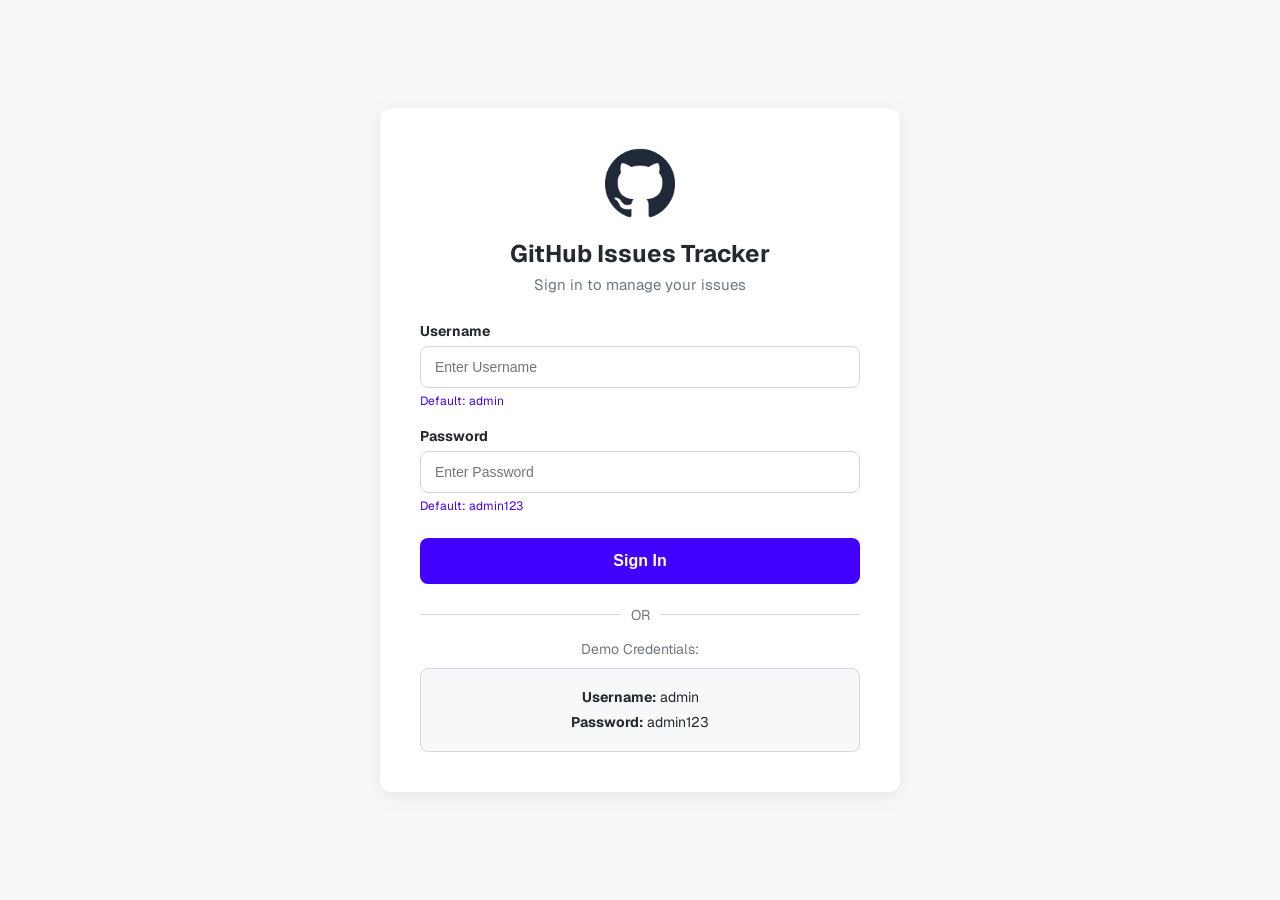
<file: index.html>
<!DOCTYPE html>
<html lang="en">

<head>
    <meta charset="UTF-8">
    <meta name="viewport" content="width=device-width, initial-scale=1.0">
    <title>GitHub Issues Tracker - Login</title>
    <link rel="preconnect" href="https://fonts.googleapis.com">
    <link rel="preconnect" href="https://fonts.gstatic.com" crossorigin>
    <link
        href="https://fonts.googleapis.com/css2?family=Geist:wght@100..900&family=Inter:ital,opsz,wght@0,14..32,100..900;1,14..32,100..900&display=swap"
        rel="stylesheet">
    <link rel="stylesheet" href="login.css">
</head>

<body>
    <div class="page-wrapper">
        <div class="login-card">

            <div class="logo-wrap">
                <img class="github-logo" src="./assets/github-logo.png" alt="GitHub Issues Tracker Logo">
            </div>

            <h1 class="login-title">GitHub Issues Tracker</h1>
            <p class="login-subtitle">Sign in to manage your issues</p>

            <div class="error-msg hidden" id="error-msg">Invalid username or password</div>

            <div class="form-group">
                <label class="form-label">Username</label>
                <input type="text" class="form-input" id="username-input" placeholder="Enter Username">
                <p class="input-hint">Default: admin</p>
            </div>

            <div class="form-group">
                <label class="form-label">Password</label>
                <input type="password" class="form-input" id="password-input" placeholder="Enter Password">
                <p class="input-hint">Default: admin123</p>
            </div>

            <button class="signin-btn" onclick="handleLogin()">Sign In</button>

            <div class="divider">
                <span>OR</span>
            </div>

            <p class="demo-label">Demo Credentials:</p>
            <div class="demo-box">
                <p><strong>Username:</strong> admin</p>
                <p><strong>Password:</strong> admin123</p>
            </div>

        </div>
    </div>
    
    <script src="login.js"></script>

</body>

</html>
</file>
<file: login.css>
* {
    margin: 0;
    padding: 0;
    box-sizing: border-box;
}

body {
    font-family: "Geist", sans-serif;
    background-color: #f6f8fa;
    min-height: 100vh;
    display: flex;
    align-items: center;
    justify-content: center;
}

.page-wrapper {
    width: 100%;
    padding: 20px;
    display: flex;
    justify-content: center;
    align-items: center;
    min-height: 100vh;
}

.login-card {
    background-color: white;
    border-radius: 12px;
    padding: 40px;
    width: 100%;
    max-width: 520px;
    box-shadow: 0 4px 20px rgba(0, 0, 0, 0.08);
}

.logo-wrap {
    display: flex;
    justify-content: center;
    margin-bottom: 20px;
}

.github-logo {
    width: 70px;
    height: 70px;
}

.login-title {
    text-align: center;
    font-size: 24px;
    font-weight: bold;
    color: #24292f;
    margin-bottom: 6px;
}

.login-subtitle {
    text-align: center;
    font-size: 15px;
    color: #6e7781;
    margin-bottom: 28px;
}

.error-msg {
    background-color: #ffeef0;
    border: 1px solid #ffc9cc;
    color: #cf222e;
    padding: 10px 14px;
    border-radius: 6px;
    font-size: 14px;
    margin-bottom: 16px;
}

.hidden {
    display: none;
}

.form-group {
    margin-bottom: 18px;
}

.form-label {
    display: block;
    font-size: 14px;
    font-weight: bold;
    color: #24292f;
    margin-bottom: 6px;
}

.form-input {
    width: 100%;
    padding: 12px 14px;
    border: 1px solid #d0d7de;
    border-radius: 8px;
    font-size: 14px;
    color: #24292f;
    outline: none;
}

.form-input:focus {
    border-color: #4200ff;
    box-shadow: 0 0 0 3px rgba(66, 0, 255, 0.1);
}

.input-hint {
    font-size: 12px;
    color: #4200ff;
    margin-top: 5px;
}

.signin-btn {
    width: 100%;
    padding: 14px;
    background-color: #4200ff;
    color: white;
    border: none;
    border-radius: 8px;
    font-size: 16px;
    font-weight: bold;
    cursor: pointer;
    margin-top: 6px;
}

.signin-btn:hover {
    background-color: #3500cc;
}

.divider {
    display: flex;
    align-items: center;
    gap: 10px;
    margin: 22px 0 16px;
    color: #6e7781;
    font-size: 14px;
}

.divider::before,
.divider::after {
    content: "";
    flex: 1;
    height: 1px;
    background-color: #d0d7de;
}

.demo-label {
    text-align: center;
    font-size: 14px;
    color: #6e7781;
    margin-bottom: 10px;
}

.demo-box {
    background-color: #f6f8fa;
    border: 1px solid #d0d7de;
    border-radius: 8px;
    padding: 16px;
    text-align: center;
    font-size: 14px;
    color: #24292f;
    line-height: 1.8;
}

@media (max-width: 600px) {
    .login-card {
        padding: 28px 20px;
    }

    .login-title {
        font-size: 20px;
    }
}
</file>
<file: style.css>
* {
    margin: 0;
    padding: 0;
    box-sizing: border-box;
}

body {
    font-family: "Geist", sans-serif;
    background-color: #f6f8fa;
    min-height: 100vh;
}

.navbar {
    background-color: white;
    border-bottom: 1px solid #d0d7de;
    position: sticky;
    top: 0;
    z-index: 100;
}

.nav-inner {
    max-width: 1200px;
    margin: 0 auto;
    padding: 12px 20px;
    display: flex;
    align-items: center;
    justify-content: space-between;
    gap: 16px;
}

.nav-brand {
    display: flex;
    align-items: center;
    gap: 10px;
}

.nav-logo {
    width: 32px;
    height: 32px;
}

.nav-title {
    font-size: 16px;
    font-weight: bold;
    color: #24292f;
    white-space: nowrap;
}

.nav-right {
    display: flex;
    align-items: center;
    gap: 10px;
}

.search-wrap {
    display: flex;
    align-items: center;
    gap: 0;
}

.search-input {
    padding: 8px 12px;
    border: 1px solid #d0d7de;
    border-right: none;
    border-radius: 6px 0 0 6px;
    font-size: 14px;
    width: 240px;
    outline: none;
    color: #24292f;
}

.search-input:focus {
    border-color: #4200ff;
    box-shadow: 0 0 0 3px rgba(66, 0, 255, 0.1);
}

.search-btn {
    padding: 8px 14px;
    background-color: #f6f8fa;
    border: 1px solid #d0d7de;
    border-radius: 0 6px 6px 0;
    font-size: 14px;
    cursor: pointer;
    color: #24292f;
}

.search-btn:hover {
    background-color: #e9ecef;
}

.new-issue-btn {
    padding: 8px 16px;
    background-color: #4200ff;
    color: white;
    border: none;
    border-radius: 6px;
    font-size: 14px;
    font-weight: bold;
    cursor: pointer;
    white-space: nowrap;
}

.new-issue-btn:hover {
    background-color: #3500cc;
}

.main-content {
    max-width: 1200px;
    margin: 0 auto;
    padding: 24px 20px;
}


.tab-section {
    background-color: white;
    border: 1px solid #d0d7de;
    border-radius: 8px;
    padding: 12px 16px;
    margin-bottom: 16px;
}

.tab-wrap {
    display: flex;
    gap: 4px;
}

.tab-btn {
    padding: 8px 20px;
    border: 1px solid #d0d7de;
    border-radius: 6px;
    background-color: white;
    font-size: 14px;
    cursor: pointer;
    color: #24292f;
}

.tab-btn:hover {
    background-color: #f6f8fa;
}

.active-tab {
    background-color: #4200ff;
    color: white;
    border-color: #4200ff;
}

.active-tab:hover {
    background-color: #3500cc;
}

.issues-container {
    background-color: white;
    border: 1px solid #d0d7de;
    border-radius: 8px;
    padding: 20px;
}

.issues-header {
    display: flex;
    align-items: center;
    justify-content: space-between;
    margin-bottom: 20px;
    flex-wrap: wrap;
    gap: 12px;
}

.issues-header-left {
    display: flex;
    align-items: center;
    gap: 12px;
}

.header-icon-wrap {
    width: 42px;
    height: 42px;
    background-color: #f0eaff;
    border-radius: 50%;
    display: flex;
    align-items: center;
    justify-content: center;
}

.header-icon {
    width: 22px;
    height: 22px;
}

.issues-count-text {
    font-size: 20px;
    font-weight: bold;
    color: #24292f;
}

.issues-sub {
    font-size: 13px;
    color: #6e7781;
    margin-top: 2px;
}

.issues-header-right {
    display: flex;
    align-items: center;
    gap: 16px;
}

.legend {
    font-size: 13px;
    display: flex;
    align-items: center;
    gap: 6px;
    color: #24292f;
}

.legend::before {
    content: "";
    display: inline-block;
    width: 10px;
    height: 10px;
    border-radius: 50%;
}

.open-legend::before {
    background-color: #2da44e;
}

.closed-legend::before {
    background-color: #8250df;
}

.spinner-wrap {
    display: flex;
    justify-content: center;
    padding: 60px 0;
}

.spinner {
    width: 36px;
    height: 36px;
    border: 3px solid #d0d7de;
    border-top-color: #4200ff;
    border-radius: 50%;
    animation: spin 0.8s linear infinite;
}

@keyframes spin {
    to { transform: rotate(360deg); }
}

.spinner-wrap.hidden {
    display: none;
}


.cards-grid {
    display: grid;
    grid-template-columns: repeat(4, 1fr);
    gap: 14px;
}

.issue-card {
    border: 1px solid #d0d7de;
    border-radius: 8px;
    padding: 14px;
    cursor: pointer;
    background-color: white;
    transition: box-shadow 0.2s;
    border-top-width: 3px;
}

.issue-card:hover {
    box-shadow: 0 4px 12px rgba(0, 0, 0, 0.1);
}

.issue-card.open-card {
    border-top-color: #2da44e;
}

.issue-card.closed-card {
    border-top-color: #8250df;
}

.card-top-row {
    display: flex;
    align-items: center;
    justify-content: space-between;
    margin-bottom: 10px;
}

.card-status-icon {
    width: 18px;
    height: 18px;
}

.priority-badge {
    font-size: 11px;
    font-weight: bold;
    padding: 3px 8px;
    border-radius: 12px;
}

.priority-high {
    background-color: #ffeef0;
    color: #cf222e;
}

.priority-medium {
    background-color: #fff8c5;
    color: #9a6700;
}

.priority-low {
    background-color: #f0f0f0;
    color: #6e7781;
}

.card-title {
    font-size: 14px;
    font-weight: bold;
    color: #24292f;
    margin-bottom: 6px;
    line-height: 1.4;
}

.card-desc {
    font-size: 12px;
    color: #6e7781;
    line-height: 1.5;
    margin-bottom: 10px;
    display: -webkit-box;
    -webkit-line-clamp: 2;
    -webkit-box-orient: vertical;
    overflow: hidden;
}

.card-labels {
    display: flex;
    flex-wrap: wrap;
    gap: 5px;
    margin-bottom: 10px;
}

.label-tag {
    font-size: 11px;
    padding: 3px 8px;
    border-radius: 12px;
    border: 1px solid;
    font-weight: 500;
}

.label-bug {
    background-color: #ffeef0;
    color: #cf222e;
    border-color: #ffc9cc;
}

.label-help {
    background-color: #fff8c5;
    color: #9a6700;
    border-color: #f0ce6b;
}

.label-enhancement {
    background-color: #dafbe1;
    color: #1a7f37;
    border-color: #82cfaa;
}

.label-default {
    background-color: #f6f8fa;
    color: #57606a;
    border-color: #d0d7de;
}

.card-footer {
    border-top: 1px solid #f0f0f0;
    padding-top: 8px;
    margin-top: 4px;
}

.card-issue-num {
    font-size: 12px;
    color: #57606a;
    margin-bottom: 2px;
}

.card-date {
    font-size: 11px;
    color: #6e7781;
}

.empty-state {
    text-align: center;
    padding: 60px 20px;
    color: #6e7781;
}

.empty-text {
    font-size: 16px;
}

.empty-state.hidden {
    display: none;
}

.modal-overlay {
    position: fixed;
    inset: 0;
    background-color: rgba(0, 0, 0, 0.5);
    display: flex;
    align-items: center;
    justify-content: center;
    z-index: 999;
    padding: 20px;
}

.modal-overlay.hidden {
    display: none;
}

.modal-box {
    background-color: white;
    border-radius: 10px;
    padding: 28px;
    width: 100%;
    max-width: 520px;
    max-height: 90vh;
    overflow-y: auto;
}

.modal-header {
    display: flex;
    align-items: flex-start;
    gap: 12px;
    margin-bottom: 14px;
}

.modal-status-icon {
    width: 20px;
    height: 20px;
    flex-shrink: 0;
    margin-top: 2px;
}

.modal-status-icon svg {
    width: 20px;
    height: 20px;
}

.modal-header-info {
    flex: 1;
}

.modal-title {
    font-size: 16px;
    font-weight: bold;
    color: #24292f;
    margin-bottom: 4px;
}

.modal-meta {
    font-size: 13px;
    color: #6e7781;
}

.modal-close-btn {
    background: none;
    border: none;
    font-size: 18px;
    cursor: pointer;
    color: #6e7781;
    padding: 0 4px;
    flex-shrink: 0;
}

.modal-close-btn:hover {
    color: #24292f;
}

.modal-labels-row {
    display: flex;
    flex-wrap: wrap;
    gap: 6px;
    margin-bottom: 14px;
}

.modal-description {
    font-size: 14px;
    color: #24292f;
    line-height: 1.6;
    margin-bottom: 20px;
    padding-bottom: 16px;
    border-bottom: 1px solid #d0d7de;
}

.modal-details {
    display: flex;
    flex-direction: column;
    gap: 10px;
    margin-bottom: 20px;
}

.modal-detail-row {
    display: flex;
    align-items: center;
    gap: 8px;
    font-size: 14px;
}

.modal-detail-label {
    color: #6e7781;
    min-width: 80px;
}

.modal-detail-value {
    color: #24292f;
    font-weight: 500;
}

.modal-close-issue-btn {
    padding: 8px 20px;
    background-color: white;
    border: 1px solid #d0d7de;
    border-radius: 6px;
    font-size: 14px;
    cursor: pointer;
    color: #24292f;
}

.modal-close-issue-btn:hover {
    background-color: #f6f8fa;
}

body.no-scroll {
    overflow: hidden;
}

@media (max-width: 1024px) {
    .cards-grid {
        grid-template-columns: repeat(3, 1fr);
    }
}

@media (max-width: 768px) {
    .nav-inner {
        flex-wrap: wrap;
    }

    .search-input {
        width: 160px;
    }

    .cards-grid {
        grid-template-columns: repeat(2, 1fr);
    }

    .new-issue-btn {
        display: none;
    }
}

@media (max-width: 480px) {
    .cards-grid {
        grid-template-columns: 1fr;
    }

    .search-wrap {
        display: none;
    }
}
</file>
